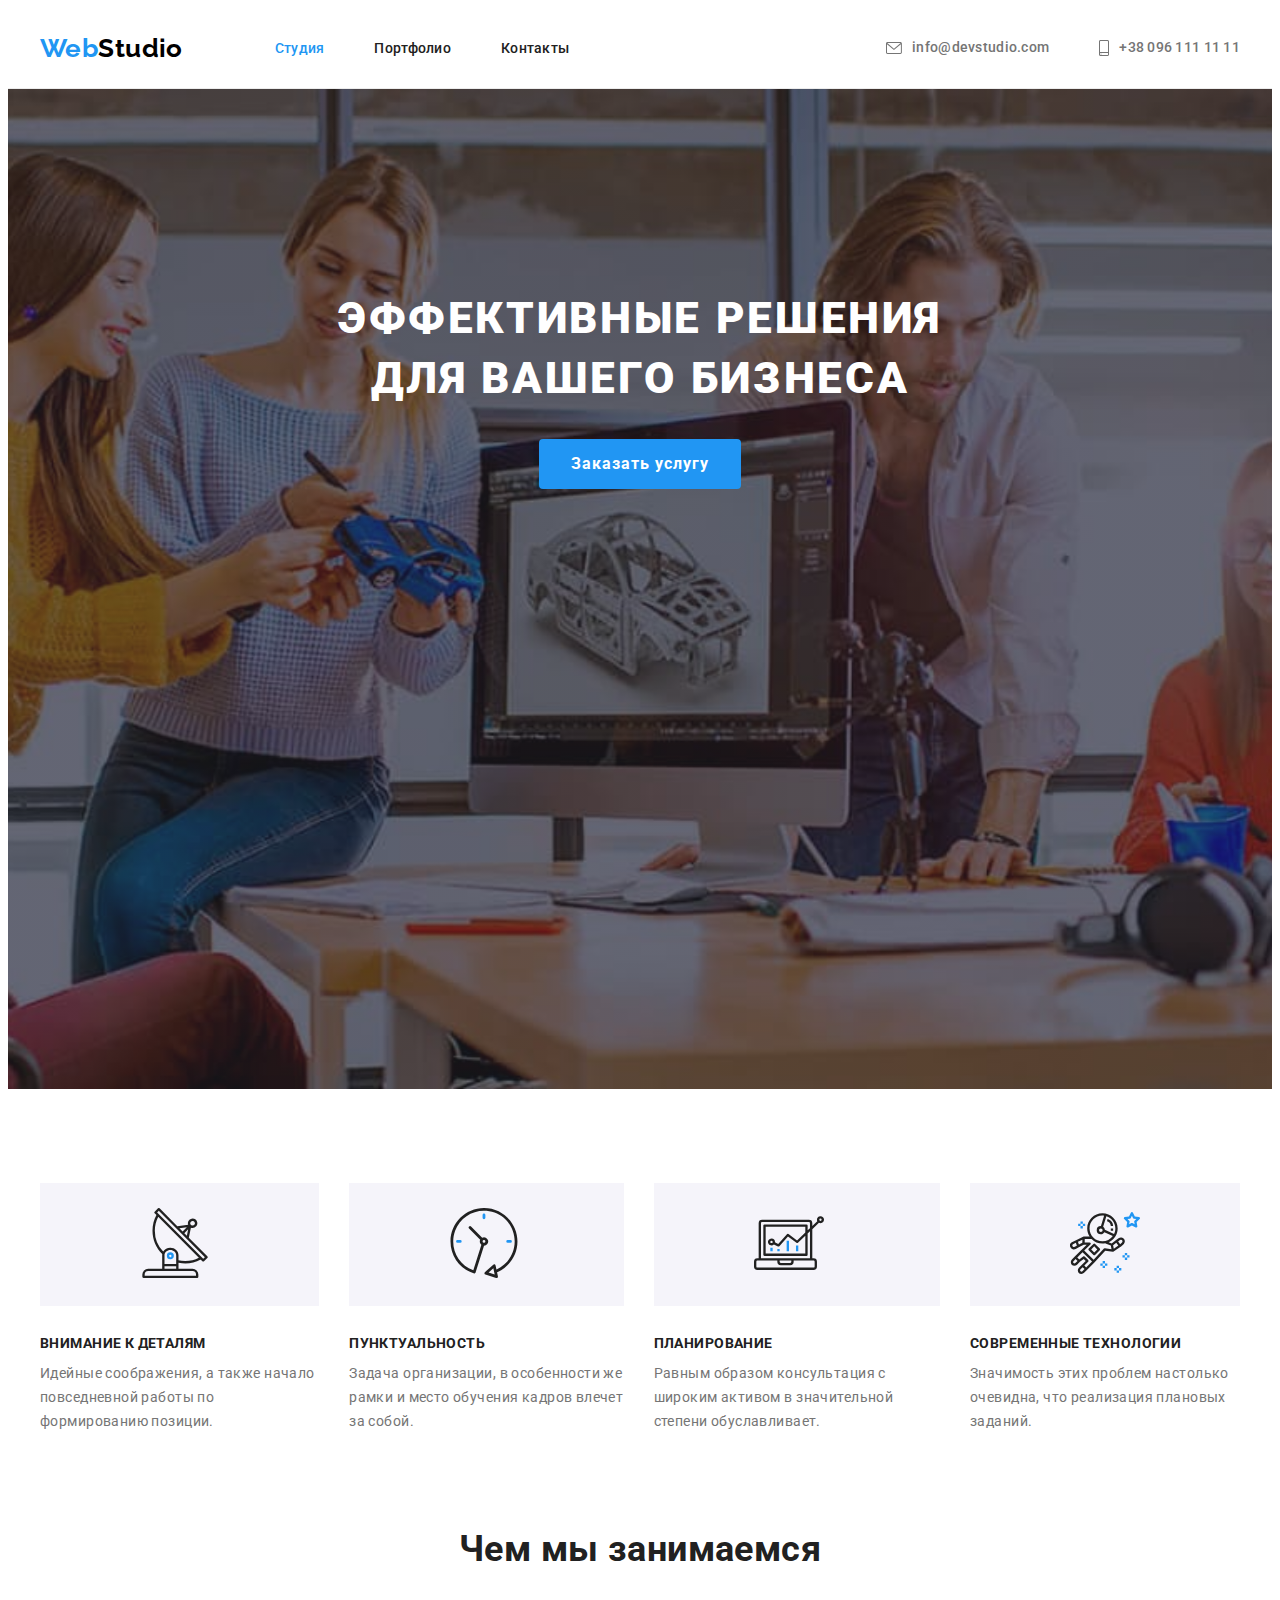
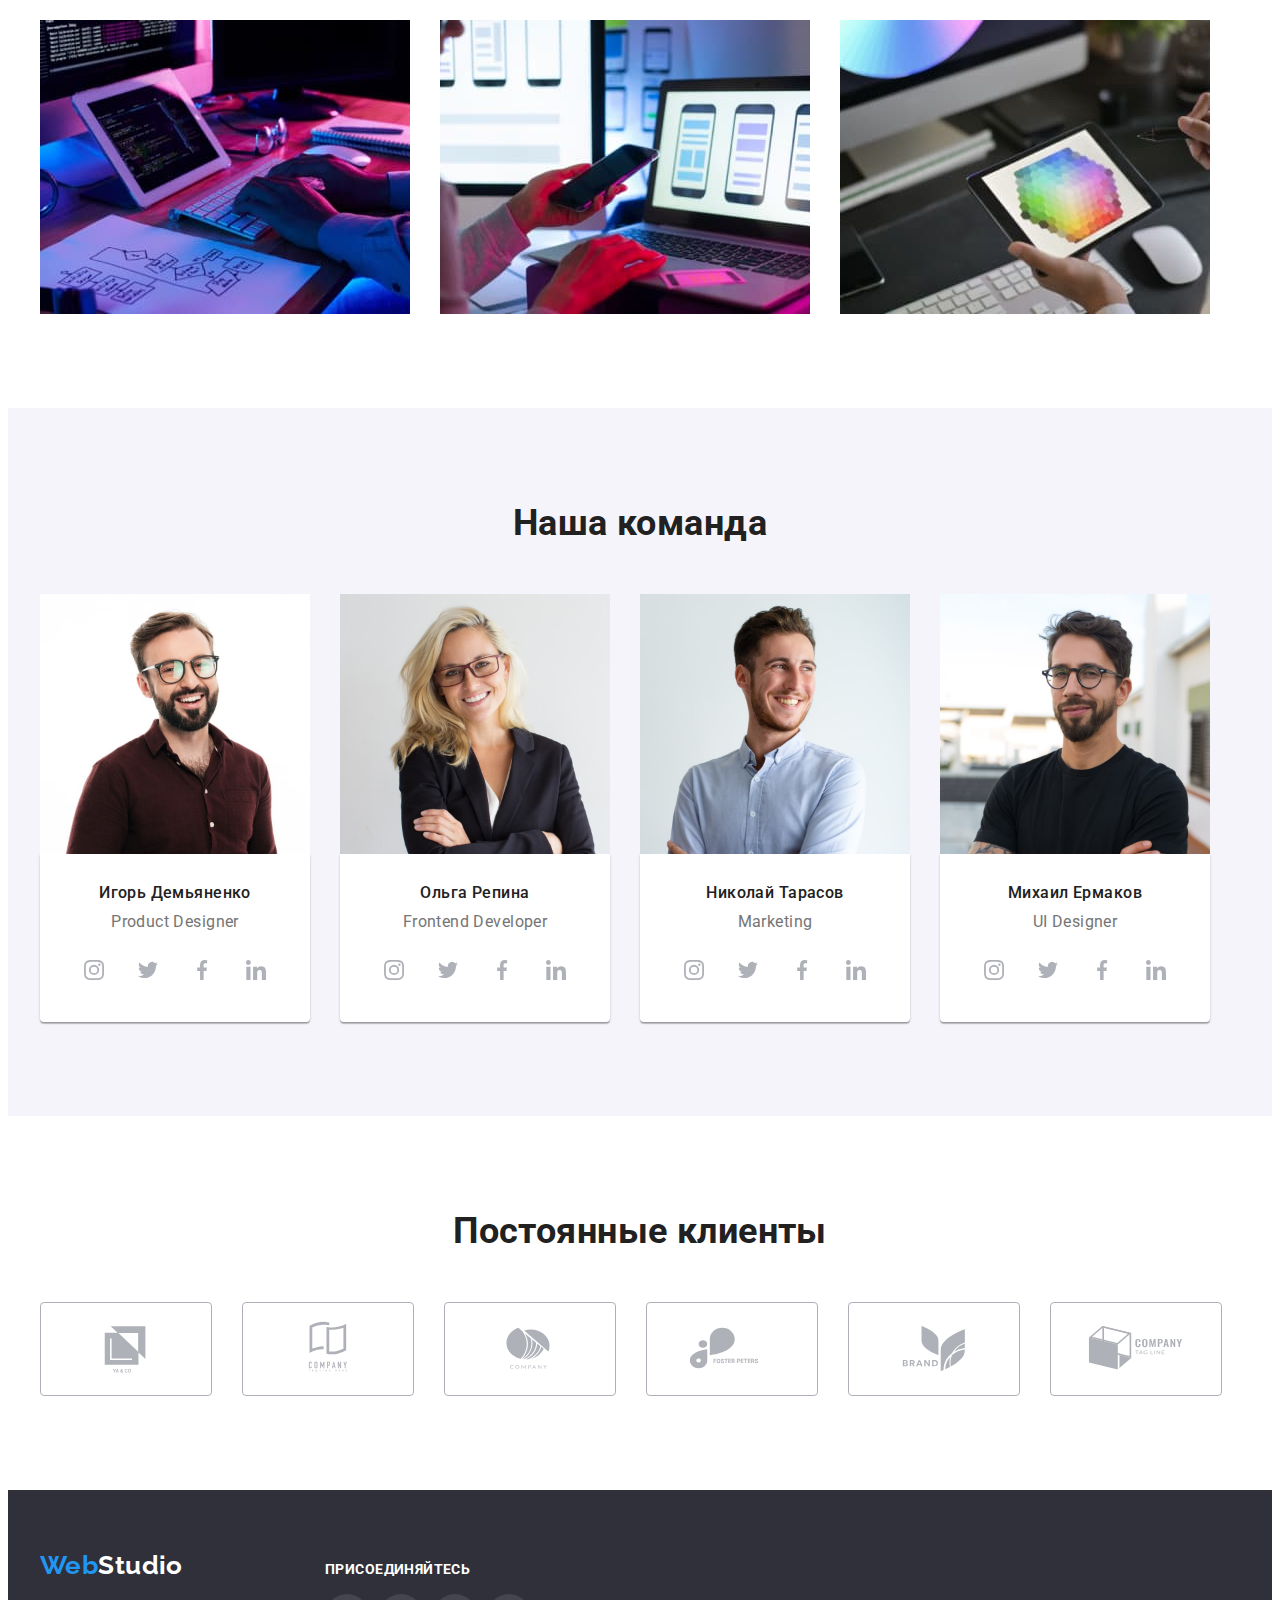
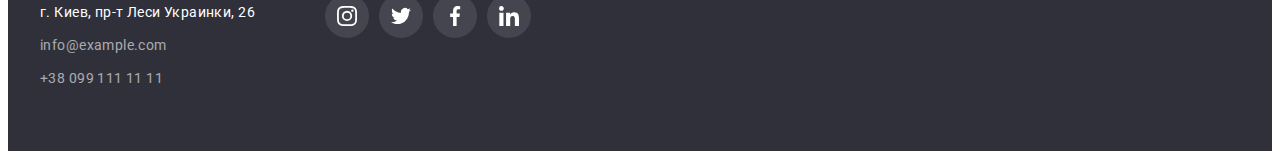
<file: index.html>
<!doctype html>
<html lang="ru">

<head>
    <meta charset="UTF-8">
    <meta http-equiv="X-UA-Compatible" content="IE=edge">
    <meta name="viewport" content="width=device-width, initial-scale=1.0">
    <title>Главная</title>            
    <link rel="preconnect" href="https://fonts.googleapis.com">
    <link rel="preconnect" href="https://fonts.gstatic.com" crossorigin>
    <link href="https://fonts.googleapis.com/css2?family=Raleway:wght@700&family=Roboto:wght@400;500;700;900&display=swap"
        rel="stylesheet">

    <link rel="stylesheet" href="https://cdnjs.cloudflare.com/ajax/libs/modern-normalize/1.1.0/modern-normalize.min.css"
        integrity="sha512-wpPYUAdjBVSE4KJnH1VR1HeZfpl1ub8YT/NKx4PuQ5NmX2tKuGu6U/JRp5y+Y8XG2tV+wKQpNHVUX03MfMFn9Q=="
        crossorigin="anonymous" referrerpolicy="no-referrer" />
    <link rel="stylesheet" href="CSS/styles.css">
</head>

<body>
    <!--Шапка з головною навігацією-->
    <header class="main-header">
        <div class="container">
            <nav class="main-nav">
                <a class="logo link" href="./index.html" lang="en"><span class="accent">Web</span>Studio</a>

                <ul class="header-nav list">
                    <li class="item"><a class="nav-link link current" href="./index.html">Студия</a></li>
                    <li class="item"><a class="nav-link link" href="./portfolio.html">Портфолио</a></li>
                    <li class="item"><a class="nav-link link" href="#">Контакты</a></li>

                </ul>
            </nav>

            <ul class="header-contacts list">
                <li class="item"><a class="contacts-link link" href="mailto:info@devstudio.com">
                    <svg class="icon-envelope" width="70" height="70">
                        <use href="./img/symbol-defs.svg#icon-envelope"></use>
                    </svg>
                    info@devstudio.com</a></li>
                <li class="item"><a class="contacts-link link" href="tel:+380961111111">
                    <svg class="icon-smartphone">
                        <use href="./img/symbol-defs.svg#icon-smartphone"></use>
                    </svg>
                    +38 096 111 11 11</a></li>
            </ul>
        </div>
            
    </header>
    <main>
        <!--секція з банером-->
        <section class="hero">
            <div class="container">
                <h1 class="hero-title">Эффективные решения для вашего бизнеса</h1>
                
                <button class="hero-btn" type="button">Заказать услугу</button>
            </div>
        </section>
        
        <!--Секція з перевагами-->
        <section class="features section">
            <div class="container">
                <h2 class="visually-hidden">Наши преимущества</h2>
                <ul class="features-list list">
                    <li class="list-item">
                        <div class="icon-bgd">
                            <svg class="features-icons">
                                <use href="./img/symbol-defs.svg#icon-antenna"></use>
                            </svg>
                        </div>
                        <h3 class="subtitle">Внимание к деталям</h3>
                        <p class="text-description">
                            Идейные соображения, а также начало повседневной работы по формированию позиции.
                        </p>
                    </li>
                
                    <li class="list-item">
                        <div class="icon-bgd">
                            <svg class="features-icons">
                                <use href="./img/symbol-defs.svg#icon-clock"></use>
                            </svg>
                        </div>
                        <h3 class="subtitle">Пунктуальность</h3>
                        <p class="text-description">
                            Задача организации, в особенности же рамки и место обучения кадров влечет за собой.
                        </p>
                    </li>
                
                    <li class="list-item">
                        <div class="icon-bgd">
                            <svg class="features-icons" >
                                <use href="./img/symbol-defs.svg#icon-diagram"></use>
                            </svg>
                        </div>
                        <h3 class="subtitle">Планирование</h3>
                        <p class="text-description">
                            Равным образом консультация с широким активом в значительной степени обуславливает.
                        </p>
                    </li>
                
                    <li class="list-item">
                        <div class="icon-bgd">
                            <svg class="features-icons">
                                <use href="./img/symbol-defs.svg#icon-astronaut"></use>
                            </svg>
                        </div>
                        <h3 class="subtitle">Современные технологии</h3>
                        <p class="text-description">
                            Значимость этих проблем настолько очевидна, что реализация плановых заданий.
                        </p>
                    </li>
                </ul>
            </div>
        </section>
        
        <!--Секція з зразками професій-->
        <section class="examples">
           <div class="container">
                <h2 class="secondary-title">Чем мы занимаемся</h2>
                <ul class="examples-list list">
                    <li class="examples-item"><img src="./img/img1.jpg" alt="Кодування" width="370" height="294"></li>
                    <li class="examples-item"><img src="./img/img2.jpg" alt="Фронт-енд" width="370" height="294"></li>
                    <li class="examples-item"><img src="./img/img3.jpg" alt="Дизайн" width="370" height="294"></li>
                </ul>
           </div>
        </section>
        
        <!--Члени команди-->
        <section class="crew section">
            <div class="container">
                <h2 class="secondary-title">Наша команда</h2>
                <ul class="crew-list list">
                    <li class="crew-item">
                        <img class="crew-member" src="./img/img4.jpg" alt="Игорь Демьяненко" width="270" height="260">
                        <div class="crew-wrapper">
                        <h3 class="subtitle">Игорь Демьяненко</h3>
                        <p class="text-description" lang="en">Product Designer</p>
                        <ul class="social-links list">
                            <li class="social-item">
                                <a href="https://www.instagram.com" class="social-link">
                                     <svg class="icon">
                                        <use href="./img/symbol-defs.svg#icon-instagram"></use>
                                    </svg>
                                </a>
                            </li>
                            <li class="social-item">
                                <a href="https://twitter.com/" class="social-link">
                                    <svg class="icon">
                                        <use href="./img/symbol-defs.svg#icon-twitter"></use>
                                    </svg>
                                </a>
                            </li>
                            <li class="social-item">
                                <a href="https://www.facebook.com/" class="social-link">
                                     <svg class="icon">
                                        <use href="./img/symbol-defs.svg#icon-facebook"></use>
                                    </svg>
                                </a>
                            </li>
                            <li class="social-item">
                                <a href="https://www.linkedin.com/" class="social-link">
                                     <svg class="icon">
                                        <use href="./img/symbol-defs.svg#icon-linkedin"></use>
                                    </svg>
                                </a>
                            </li>
                        </ul>
                        </div>
                    </li>
                
                    <li class="crew-item">
                        <img class="crew-member" src="./img/img5.jpg" alt="Ольга Репина" width="270" height="260">
                        <div class="crew-wrapper">
                        <h3 class="subtitle">Ольга Репина</h3>
                        <p class="text-description" lang="en">Frontend Developer</p>
                        <ul class="social-links">
                            <li class="social-item list">
                                <a href="https://www.instagram.com" class="social-link">
                                    <svg class="icon">
                                        <use href="./img/symbol-defs.svg#icon-instagram"></use>
                                    </svg>
                                </a>
                            </li>
                            <li class="social-item list">
                                <a href="https://twitter.com/" class="social-link">
                                    <svg class="icon">
                                        <use href="./img/symbol-defs.svg#icon-twitter"></use>
                                    </svg>
                                </a>
                            </li>
                            <li class="social-item list">
                                <a href="https://www.facebook.com/" class="social-link">
                                    <svg class="icon">
                                        <use href="./img/symbol-defs.svg#icon-facebook"></use>
                                    </svg>
                                </a>
                            </li>
                            <li class="social-item list">
                                <a href="https://www.linkedin.com/" class="social-link">
                                    <svg class="icon">
                                        <use href="./img/symbol-defs.svg#icon-linkedin"></use>
                                    </svg>
                                </a>
                            </li>
                        </ul>

                        </div>
                    </li>
                
                    <li class="crew-item">
                        <img class="crew-member" src="./img/img6.jpg" alt="Николай Тарасов" width="270" height="260">
                        <div class="crew-wrapper">
                        <h3 class="subtitle">Николай Тарасов</h3>
                        <p class="text-description" lang="en">Marketing</p>
                        <ul class="social-links">
                            <li class="social-item list">
                                <a href="https://www.instagram.com" class="social-link">
                                    <svg class="icon">
                                        <use href="./img/symbol-defs.svg#icon-instagram"></use>
                                    </svg>
                                </a>
                            </li>
                            <li class="social-item list">
                                <a href="https://twitter.com/" class="social-link">
                                    <svg class="icon">
                                        <use href="./img/symbol-defs.svg#icon-twitter"></use>
                                    </svg>
                                </a>
                            </li>
                            <li class="social-item list">
                                <a href="https://www.facebook.com/" class="social-link">
                                    <svg class="icon">
                                        <use href="./img/symbol-defs.svg#icon-facebook"></use>
                                    </svg>
                                </a>
                            </li>
                            <li class="social-item list">
                                <a href="https://www.linkedin.com/" class="social-link">
                                    <svg class="icon">
                                        <use href="./img/symbol-defs.svg#icon-linkedin"></use>
                                    </svg>
                                </a>
                            </li>
                        </ul>

                        </div>
                    </li>
                
                    <li class="crew-item">
                        <img class="crew-member" src="./img/img7.jpg" alt="Михаил Ермаков" width="270" height="260">
                        <div class="crew-wrapper">
                        <h3 class="subtitle">Михаил Ермаков</h3>
                        <p class="text-description" lang="en">UI Designer</p>
                        <ul class="social-links">
                            <li class="social-item list">
                                <a href="https://www.instagram.com" class="social-link">
                                    <svg class="icon">
                                        <use href="./img/symbol-defs.svg#icon-instagram"></use>
                                    </svg>
                                </a>
                            </li>
                            <li class="social-item list">
                                <a href="https://twitter.com/" class="social-link">
                                    <svg class="icon">
                                        <use href="./img/symbol-defs.svg#icon-twitter"></use>
                                    </svg>
                                </a>
                            </li>
                            <li class="social-item list">
                                <a href="https://www.facebook.com/" class="social-link">
                                    <svg class="icon">
                                        <use href="./img/symbol-defs.svg#icon-facebook"></use>
                                    </svg>
                                </a>
                            </li>
                            <li class="social-item list">
                                <a href="https://www.linkedin.com/" class="social-link">
                                    <svg class="icon">
                                        <use href="./img/symbol-defs.svg#icon-linkedin"></use>
                                    </svg>
                                </a>
                            </li>
                        </ul>

                        </div>
                    </li>
                </ul>
            </div>    
        </section>

        <section class="regular-customers section">
            <div class="container">
                <h2 class="secondary-title">Постоянные клиенты</h2>
                <ul class="regular-customers-list list">
                    <li class="regular-customers-item">
                        <a class="customers-bgd link" href="#">
                            <svg class="customers-logo">
                                <use href="./img/symbol-defs.svg#icon-Logo-0"></use>
                            </svg>
                        </a>
                    </li>
                    <li class="regular-customers-item">
                        <a class="customers-bgd link" href="#">
                            <svg class="customers-logo">
                                <use href="./img/symbol-defs.svg#icon-Logo-1"></use>
                            </svg>
                        </a>
                    </li>
                    <li class="regular-customers-item">
                        <a class="customers-bgd link" href="#">
                            <svg class="customers-logo">
                                <use href="./img/symbol-defs.svg#icon-Logo-2"></use>
                            </svg>
                        </a>
                    </li>
                    <li class="regular-customers-item">
                        <a class="customers-bgd link" href="#">
                            <svg class="customers-logo">
                                <use href="./img/symbol-defs.svg#icon-Logo-3"></use>
                            </svg>
                        </a>
                    </li>
                    <li class="regular-customers-item">
                        <a class="customers-bgd link" href="#">
                            <svg class="customers-logo">
                                <use href="./img/symbol-defs.svg#icon-Logo-4"></use>
                            </svg>
                        </a>
                    </li>
                    <li class="regular-customers-item">
                        <a class="customers-bgd link" href="#">
                            <svg class="customers-logo">
                                <use href="./img/symbol-defs.svg#icon-Logo-5"></use>
                            </svg>
                        </a>
                    </li>
                </ul>
            </div>
        </section>
    </main>

    <!--Футер з адресою компанії і телефоном-->
    <footer class="main-footer">
        <div class="footer-container container">
            <div class="wrapper">
                <a class="logo link" href="./index.html" lang="en"><span class="accent">Web</span>Studio</a>
                
                <address class="main-footer-adress">
                    <ul class="footer-adress list">
                        <li class="address-item"><a class="map-link link" href="https://goo.gl/maps/NGGazd8sPzehCUXL9" target="_blank"
                                rel="noopener noreferrer">г. Киев, пр-т Леси Украинки, 26</a></li>
                        <li class="address-item"><a class="footer-contact-item link" href="mailto:info@example.com">info@example.com</a>
                        </li>
                        <li class="address-item"><a class="footer-contact-item link" href="tel:+380991111111">+38 099 111 11 11</a></li>
                    </ul>
                </address>
            </div>
            
            <div class="footer-social-links">
                <p class="subtitle dark-theme-title">присоединяйтесь</p>
                <ul class="social-links">
                    <li class="social-item list">
                        <a href="https://www.instagram.com" class="social-link dark-social-link">
                            <svg class="icon">
                                <use href="./img/symbol-defs.svg#icon-instagram"></use>
                            </svg>
                        </a>
                    </li>
                    <li class="social-item list">
                        <a href="https://twitter.com/" class="social-link dark-social-link">
                            <svg class="icon">
                                <use href="./img/symbol-defs.svg#icon-twitter"></use>
                            </svg>
                        </a>
                    </li>
                    <li class="social-item list">
                        <a href="https://www.facebook.com/" class="social-link dark-social-link">
                            <svg class="icon">
                                <use href="./img/symbol-defs.svg#icon-facebook"></use>
                            </svg>
                        </a>
                    </li>
                    <li class="social-item list">
                        <a href="https://www.linkedin.com/" class="social-link dark-social-link">
                            <svg class="icon">
                                <use href="./img/symbol-defs.svg#icon-linkedin"></use>
                            </svg>
                        </a>
                    </li>
                </ul>
            </div>
            

        </div>
    </footer>

</body>
</html>
</file>
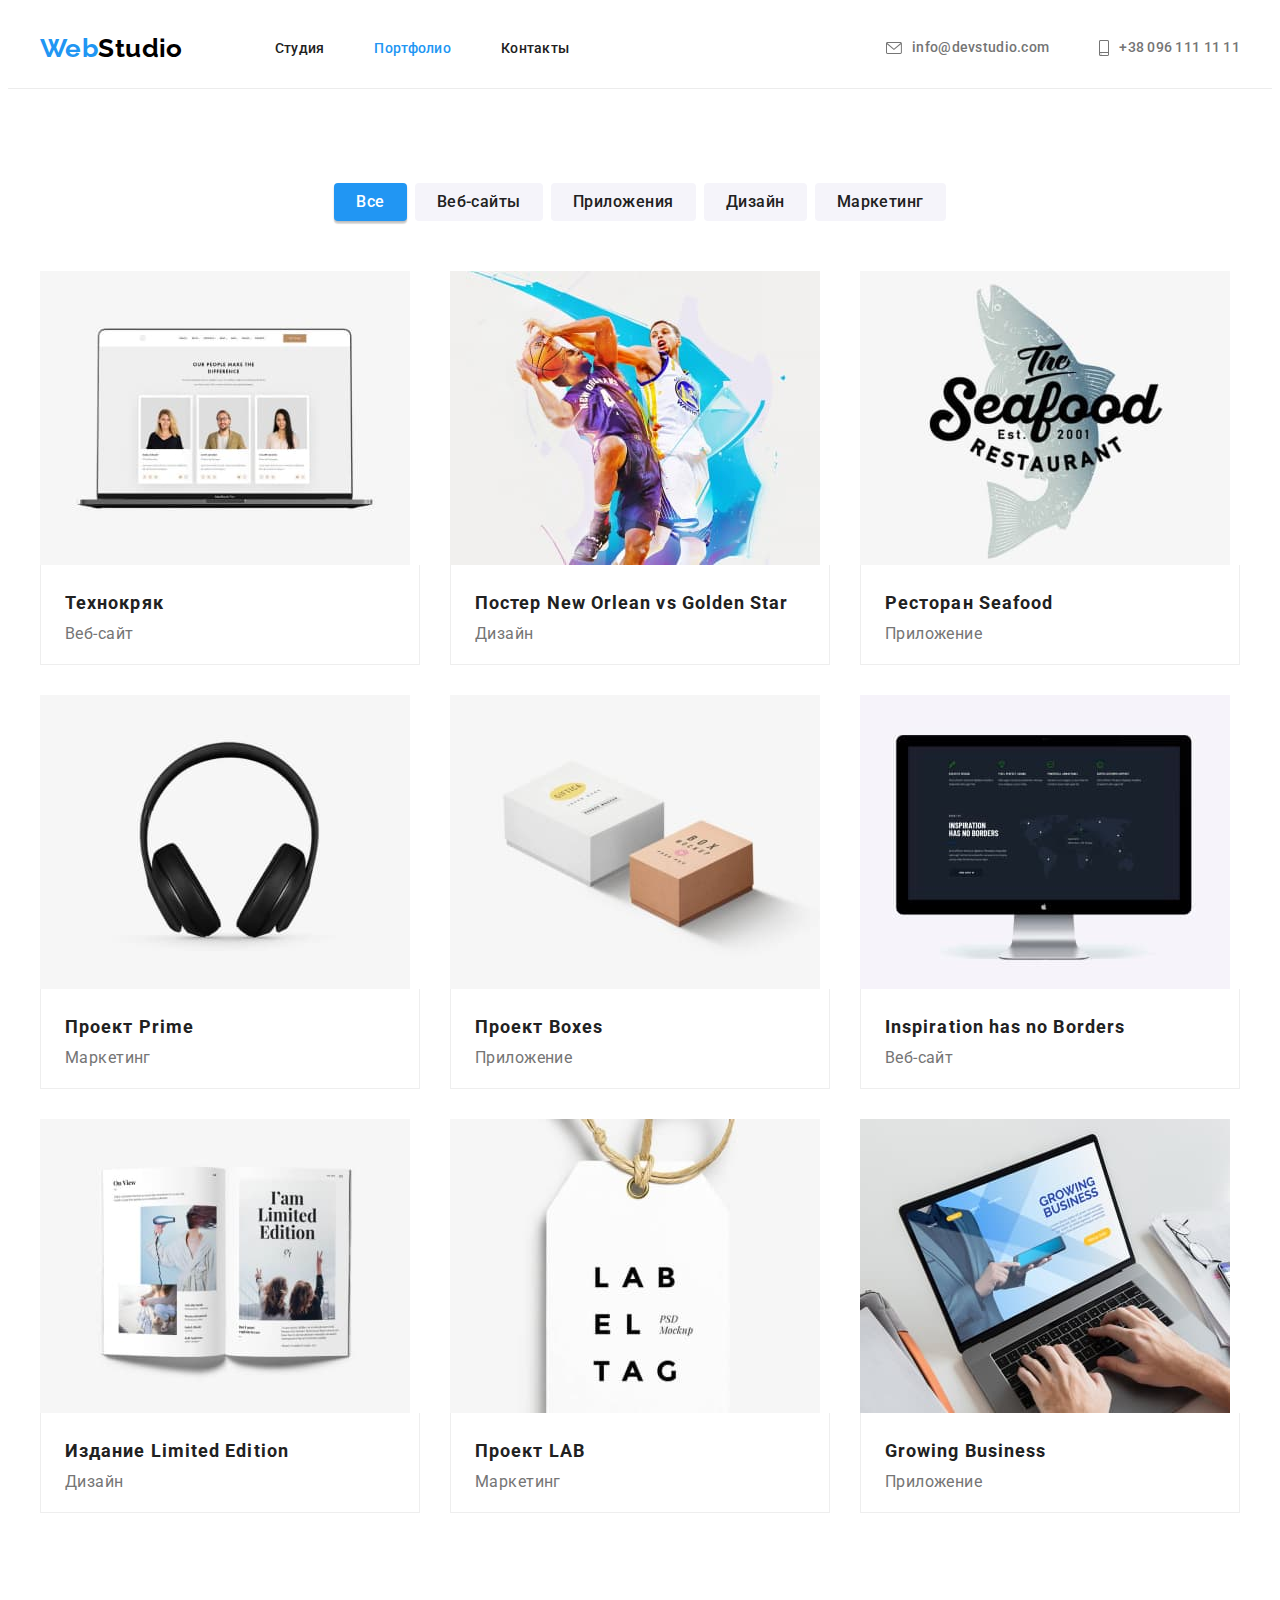
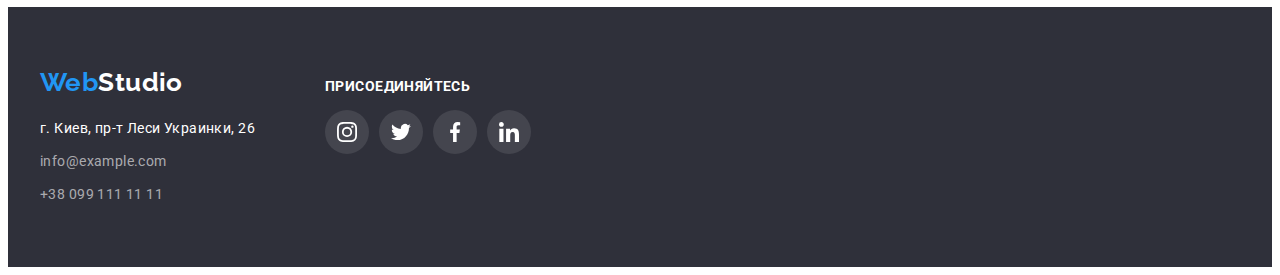
<file: portfolio.html>
<!DOCTYPE html>
<html lang="ru">
<head>
    <meta charset="UTF-8">
    <meta http-equiv="X-UA-Compatible" content="IE=edge">
    <meta name="viewport" content="width=device-width, initial-scale=1.0">
    <title>Портфолио</title>
    <link rel="preconnect" href="https://fonts.googleapis.com">
    <link rel="preconnect" href="https://fonts.gstatic.com" crossorigin>
    <link href="https://fonts.googleapis.com/css2?family=Raleway:wght@700&family=Roboto:wght@400;500;700;900&display=swap"
        rel="stylesheet">

    <link rel="stylesheet" href="https://cdnjs.cloudflare.com/ajax/libs/modern-normalize/1.1.0/modern-normalize.min.css"
        integrity="sha512-wpPYUAdjBVSE4KJnH1VR1HeZfpl1ub8YT/NKx4PuQ5NmX2tKuGu6U/JRp5y+Y8XG2tV+wKQpNHVUX03MfMFn9Q=="
        crossorigin="anonymous" referrerpolicy="no-referrer" />
    <link rel="stylesheet" href="CSS/styles.css">
</head>
<body>
    <!--Шапка з головною навігацією-->
    <header class="main-header">
        <div class="container">
            <nav class="main-nav">
                <a class="logo link" href="./index.html" lang="en"><span class="accent">Web</span>Studio</a>
    
                <ul class="header-nav list">
                    <li class="item"><a class="nav-link link" href="./index.html">Студия</a></li>
                    <li class="item"><a class="nav-link link current" href="./portfolio.html">Портфолио</a></li>
                    <li class="item"><a class="nav-link link" href="#">Контакты</a></li>
    
                </ul>
            </nav>
    
            <ul class="header-contacts list">
                <li class="item"><a class="contacts-link link" href="mailto:info@devstudio.com">
                        <svg class="icon-envelope" width="70" height="70">
                            <use href="./img/symbol-defs.svg#icon-envelope"></use>
                        </svg>
                        info@devstudio.com</a></li>
                <li class="item"><a class="contacts-link link" href="tel:+380961111111">
                        <svg class="icon-smartphone">
                            <use href="./img/symbol-defs.svg#icon-smartphone"></use>
                        </svg>
                        +38 096 111 11 11</a></li>
            </ul>
        </div>
    
    </header>


    <main>
        <!-- Секція зі зразками -->
        <section class="section-samples section">
            <div class="container">
                <!--список фільтрів-->
                <ul class="section-samples-filters list">
                    <li class="filter-item">
                        <button class="btn filter-btn current" type="button">Все</button>
                    </li>
                    <li class="filter-item">
                        <button class="btn filter-btn" type="button">Веб-сайты</button>
                    </li>
                    <li class="filter-item">
                        <button class="btn filter-btn" type="button">Приложения</button>
                    </li>
                    <li class="filter-item">
                        <button class="btn filter-btn" type="button">Дизайн</button>
                    </li>
                    <li class="filter-item">
                        <button class="btn filter-btn" type="button">Маркетинг</button>
                    </li>
                </ul>
                
                
                <!--список зі зразками-->
                <h1 class="visually-hidden">Примеры работ студии</h1>
                <ul class="samples-list list">
                    
                    <li class="samples-item">
                        <a class="sample-link link" href="#">
                            <img class="sample-image" src="./img/sample-website.jpg" alt="ноутбук с открытым вебсайтом для компании" width="370"
                                height="294">
                            <div class="samples-wrapper">
                                <h3 class="sample-subtitle">Технокряк</h3>
                                <p class="sample-text-description">Веб-сайт</p>
                            </div>
                        </a>
                    </li>

                    <li class="samples-item">
                        <a class="sample-link link" href="#">
                            <img class="sample-image" src="./img/sample-design-basketball.jpg" alt="арт с двумя басткетболистами в прыжке" width="370"
                                height="294">
                            <div class="samples-wrapper">
                                <h3 class="sample-subtitle">Постер New Orlean vs Golden Star</h3>
                                <p class="sample-text-description">Дизайн</p>
                            </div>
                        </a>
                    </li>
                    
                    <li class="samples-item">
                        <a class="sample-link link" href="#">
                            <img class="sample-image" src="./img/sample-app-restourant.jpg" alt="логотип в форме рыбы с названием ресторана" width="370"
                                    height="294">
                            <div class="samples-wrapper">
                                <h3 class="sample-subtitle">Ресторан Seafood</h3>
                                <p class="sample-text-description">Приложение</p>
                            </div>
                        </a>
                    </li>
                    
                    <li class="samples-item">
                        <a class="sample-link link" href="#">
                            <img class="sample-image" src="./img/sample-marketing.jpg" alt="Черные наушники" width="370" height="294">
                            <div class="samples-wrapper">
                                <h3 class="sample-subtitle">Проект Prime</h3>
                                <p class="sample-text-description">Маркетинг</p>
                            </div>
                        </a>
                    </li>
                    
                    <li class="samples-item">
                        <a class="sample-link link" href="#">
                            <img class="sample-image" src="./img/sample-app-boxes.jpg" alt="Белая коробка и бежевая коробка" width="370" height="294">
                            <div class="samples-wrapper">
                                <h3 class="sample-subtitle">Проект Boxes</h3>
                                <p class="sample-text-description">Приложение</p>
                            </div>
                        </a>
                    </li>
                    
                    <li class="samples-item">
                        <a class="sample-link link" href="#">
                            <img class="sample-image" src="./img/sample-website2.jpg" alt="Монитор с черным вебсайтом на нем" width="370" height="294">
                            <div class="samples-wrapper">
                                <h3 class="sample-subtitle" lang="en">Inspiration has no Borders</h3>
                                <p class="sample-text-description">Веб-сайт</p>
                            </div>
                        </a>
                    </li>
                    
                    <li class="samples-item">
                        <a class="sample-link link" href="#">
                            <img class="sample-image" src="./img/sample-design-book.jpg" alt="Развернутая книга с картинками" width="370" height="294">
                            <div class="samples-wrapper">
                                <h3 class="sample-subtitle">Издание Limited Edition</h3>
                                <p class="sample-text-description">Дизайн</p>
                            </div>
                        </a>
                    </li>
                    
                    <li class="samples-item">
                        <a class="sample-link link" href="#">
                            <img class="sample-image" src="./img/sample-design-label.jpg" alt="Белый ярлык с бичевкой-шпагат" width="370" height="294">
                            <div class="samples-wrapper">
                                <h3 class="sample-subtitle">Проект LAB</h3>
                                <p class="sample-text-description">Маркетинг</p>
                            </div>
                        </a>
                    </li>
                    
                    <li class="samples-item">
                        <a class="sample-link link" href="#">
                        <img class="sample-image" src="./img/sample-app-business.jpg" alt="Открытый ноутбук с сайтом, две руки набирают текст" width="370"
                                height="294">
                            <div class="samples-wrapper">
                                <h3 class="sample-subtitle" lang="en">Growing Business</h3>
                                <p class="sample-text-description">Приложение</p>
                            </div>
                        </a>
                    </li>
                    
                </ul>
            </div>
        </section>
    </main>

    <!--Футер з адресою компанії і телефоном-->
    <footer class="main-footer">
        <div class="footer-container container">
            <div class="wrapper">
                <a class="logo link" href="./index.html" lang="en"><span class="accent">Web</span>Studio</a>
    
                <address class="main-footer-adress">
                    <ul class="footer-adress list">
                        <li class="address-item"><a class="map-link link" href="https://goo.gl/maps/NGGazd8sPzehCUXL9"
                                target="_blank" rel="noopener noreferrer">г. Киев, пр-т Леси Украинки, 26</a></li>
                        <li class="address-item"><a class="footer-contact-item link"
                                href="mailto:info@example.com">info@example.com</a>
                        </li>
                        <li class="address-item"><a class="footer-contact-item link" href="tel:+380991111111">+38 099 111 11
                                11</a></li>
                    </ul>
                </address>
            </div>
    
            <div class="footer-social-links">
                <p class="subtitle dark-theme-title">присоединяйтесь</p>
                <ul class="social-links">
                    <li class="social-item list">
                        <a href="https://www.instagram.com" class="social-link dark-social-link">
                            <svg class="icon">
                                <use href="./img/symbol-defs.svg#icon-instagram"></use>
                            </svg>
                        </a>
                    </li>
                    <li class="social-item list">
                        <a href="https://twitter.com/" class="social-link dark-social-link">
                            <svg class="icon">
                                <use href="./img/symbol-defs.svg#icon-twitter"></use>
                            </svg>
                        </a>
                    </li>
                    <li class="social-item list">
                        <a href="https://www.facebook.com/" class="social-link dark-social-link">
                            <svg class="icon">
                                <use href="./img/symbol-defs.svg#icon-facebook"></use>
                            </svg>
                        </a>
                    </li>
                    <li class="social-item list">
                        <a href="https://www.linkedin.com/" class="social-link dark-social-link">
                            <svg class="icon">
                                <use href="./img/symbol-defs.svg#icon-linkedin"></use>
                            </svg>
                        </a>
                    </li>
                </ul>
            </div>
    
    
        </div>
    </footer>

</body>
</html>
</file>
<file: CSS/styles.css>
:root {
    --background-general-white: #fff;
    --text-general-black: #212121;
    --text-subtitle-grey: #757575;
    --button-active-blue: #2196F3;
    --button-nonactive-grey: #F5F4FA;
    --logo-title-black: #000000;
    --background-footer-black: #2F303A;
    --line-header-white: #ECECEC;
    --text-blacktheme-white: #FFFFFF99;
    --hero-btn-blue: #188CE8;
    --portfolio-border-color: #EEEEEE;
    --background-hero:#C4C4C4;
    --link-nonactvie:#AFB1B8;
    --dark-theme-link-bgd: rgba(255, 255, 255, 0.1);
}

body {
    font-size: 14px;
    font-family: 'Roboto', sans-serif;
    letter-spacing: 0.03em;

    color: var(--text-general-black);
    background-color:  var(--background-general-white);
}

/* Скидання стилів */

h1,
h2,
h3,
h4,
h5,
h6,
p {
    margin: 0;
}

img {
    display: block;
    max-width: 100%;
    height: auto;
}

address {
    font-style: normal;
}

button {
    display: block;
    margin: 0 auto;
    /* padding: 10px 32px; */
    cursor: pointer;

    background-color: var(--hero-btn-blue);
    color: var(--background-general-white);
    font-family: 'Roboto', sans-serif;
    /* box-shadow: 0px 4px 4px rgba(0, 0, 0, 0.15); */
    border: none;
    border-radius: 4px;
}


/* Базові стилі*/



.list {
    list-style: none;
    padding-left: 0;
    margin: 0;
}

.link {
    text-decoration: none;
    /* color: inherit; */
}

.container {
    width: 1200px;
    margin-top: 0;
    margin-bottom: 0;
    margin-left: auto;
    margin-right: auto;
    padding-left: 15px;
    padding-right: 15px;
}

.section {
    padding-top: 94px;
    padding-bottom: 94px;
}



/*кнопки сайту*/

.btn {
    background-color: var(--button-nonactive-grey);
    color: var(--text-general-black);
}

.btn:hover,
.btn:focus {
    background-color: var(--button-active-blue);
    color: var(--background-general-white);
    box-shadow: 
    0px 3px 1px rgba(0, 0, 0, 0.1), 
    0px 1px 2px rgba(0, 0, 0, 0.08), 
    0px 2px 2px rgba(0, 0, 0, 0.12);
}

.visually-hidden {
    position: absolute;
    width: 1px;
    height: 1px;
    margin: -1px;
    border: 0;
    padding: 0;

    white-space: nowrap;
    clip-path: inset(100%);
    clip: rect(0 0 0 0);
    overflow: hidden;
}

/*заголовки сайту*/
.secondary-title {
    margin-bottom: 50px;

    font-weight: 700;
    font-size: 36px;
    line-height: 1.17;
    text-align: center;

    color: var(--text-general-black);
}



.subtitle {
    font-weight: 700;
    line-height: 1.14;
    font-size: 14px;
    text-transform: uppercase;

    color: var(--text-general-black);
}

/*основний текст*/
.text-description {
    margin-top:10px;

    font-weight: 400;
    line-height: 1.71;
    color: var(--text-subtitle-grey);
}

/*логотип сайту*/
.logo {
    font-family: 'Raleway', sans-serif;
    font-weight: 700;
    font-size: 26px;
    line-height: 1.19;        

    color: var(--logo-title-black)
}

.logo .accent{
    color: var(--button-active-blue);
}

.main-header {
    background-color: var(--background-general-white);
    border-bottom: 1px solid var(--line-header-white);
}

.main-header .container {
    display: flex;
}

.main-nav{
    display: flex;
    align-items: center;
}
        

/*навігація сайту*/
.header-nav {
    display: flex;
    margin-left: 92px;
    
}

.header-nav .item {
    display: inline-block;
}

.header-nav .item:not(:last-child),
.header-contacts .item:not(:last-child){
    margin-right:50px;
}

.header-contacts{
    margin-top: 0;
    margin-bottom: 0;
    padding-top: 32px;
    padding-bottom: 32px;

    display: flex;
    align-items: center;
    margin-left:auto;
}

.nav-link,
.contacts-link {
    padding-top: 0;
    padding-bottom: 0;
    
    font-weight: 500;
    font-size: 14px;
    line-height: 1.14;
    letter-spacing: 0.02em;
}


.nav-link {
    color: var(--text-general-black);
}

.contacts-link {
    display: flex;
    align-items: center;
    color: var(--text-subtitle-grey);
}

.nav-link:hover,
.nav-link:focus,
.contacts-link:hover,
.contacts-link:focus {
    color: var(--button-active-blue);
}

.icon-envelope{
    width: 16px;
    height: 12px;
    margin-right: 10px;
    fill: currentColor;
}

.icon-smartphone {
    width: 10px;
    height: 16px;
    margin-right: 10px;
    fill:currentColor;    
}

.header-nav .current {
    color: var(--button-active-blue);
}

/*секція баннеру hero*/
.hero {
    max-width: 1600px;
    height: 600px;
    margin-left: auto;
    margin-right: auto;
    padding-top: 200px;
    padding-bottom: 200px;
    
    text-align: center;

    background-color: var(--background-hero);
    background-image:
        linear-gradient(rgba(47, 48, 58, 0.4),
            rgba(47, 48, 58, 0.4)),
        url(../img/hero-bcg.jpg);
    background-size: cover;
    background-position: center;
    background-repeat: no-repeat;
}

/* .overlay {
    max-width: 1600px;
    height: 600px;
    margin-left: auto;
    margin-right: auto;

    background-color: var(--background-hero);
    background-image: 
    linear-gradient(
    rgba(47, 48, 58, 0.4),
    rgba(47, 48, 58, 0.4)),
    url(../img/hero-bcg.jpg);
    background-size: cover;
    background-position: center;
    background-repeat: no-repeat;
} */

.hero-title {
    width: 696px;
    margin: 0 auto;

    font-weight: 900;
    font-size: 44px;
    line-height: 1.36;
    text-align: center;
    letter-spacing: 0.06em;
    text-transform: uppercase;
    color: var(--background-general-white);
}

.hero-btn {
    min-width: 200px;
    margin-top: 30px;
    padding: 10px 32px;

    font-family: 'Roboto', sans-serif;
    font-weight: 700;
    font-size: 16px;
    line-height: 1.88;
    letter-spacing: 0.06em;
    border-radius: 4px;

    color: var(--background-general-white);
    background-color:var(--button-active-blue);
}

.hero-btn:hover,
.hero-btn:focus {
    background: var(--hero-btn-blue);
}

/* Секція з перевагами */

.features-list,
.examples-list {
    display: flex;
}

.list-item:not(:last-child) {
    margin-right: 30px;
}

.icon-bgd {
    max-width: 270;
    height: 120;
    padding: 25px 100px;
    margin-bottom: 30px;
    background-color: var(--button-nonactive-grey);
    cursor: default;
}


.features-icons {
    width: 70px;
    height: 70px;
 }

/* Секція з зразками */
.examples {
    padding-bottom: 94px;
}

.examples-item:not(:last-child) {
    margin-right: 30px;
}

/*секція з членами команди*/
.crew{
    background-color: var(--button-nonactive-grey);
}

.crew-list {
    display: flex;
    text-align: center;
}

.crew-item {
    background: var(--background-general-white);
}

.crew-item:not(:last-child) {
    margin-right: 30px;
}

.crew-wrapper {
    padding-top: 30px;
    padding-bottom: 30px;
    box-shadow: 
    0px 1px 3px rgb(0 0 0 / 12%), 
    0px 1px 1px rgb(0 0 0 / 14%), 
    0px 2px 1px rgb(0 0 0 / 20%);
    border-radius: 0px 0px 4px 4px;
    border-top: none;
    
}

.crew .subtitle {
    font-weight: 500;
    font-size: 16px;
    line-height: 1.18;
    text-transform: capitalize;

    color: var(--text-general-black)
}

.crew .text-description, 
.sample-text-description{ /*sample-text-description з сторінки портфоліо*/
    font-weight: 400;
    font-size: 16px;
    line-height: 1.18;

    color: var(--text-subtitle-grey)
}

/* Посилання на соціальні мережі */
.social-links {
    display: flex;
    justify-content: center;
    padding: 0;
    margin-top: 16px;
}

.social-item:not(:last-child) {
    margin-right: 10px;
}


.social-link {
    display: flex;
    justify-content: center;
    align-items: center;
    width: 44px;
    height: 44px;

    border-radius: 50%;
    background-color: var(--background-general-white);
    color: var(--link-nonactvie);
}
.social-link:hover, 
.social-link:focus {
    background-color: var(--button-active-blue);
    color: var(--background-general-white);
}

.icon {
    width: 20px;
    height: 20px;
    fill: currentColor;
}
/* Секція постійних клієнтів */

.regular-customers-list{
    display: flex;
}

.customers-bgd{
    display: flex;
    justify-content: center;
    align-items: center;
    width: 170px;
    height: 92px;

    background-color: var(--background-general-white);
    color: var(--link-nonactvie);
    border: 1px solid var(--link-nonactvie);
    border-radius: 4px;
}

.regular-customers-item:not(:last-child) {
    margin-right: 30px;
}

.customers-bgd:hover,
.customers-bgd:focus {
   
    color: var(--button-active-blue);
    border: 1px solid var(--button-active-blue);
}

.customers-logo {
    width: 106px;
    height: 60px;
    fill: currentColor;
}

/* головний футер сайту */
.main-footer{
    padding-top: 60px;
    padding-bottom: 60px;

    background-color: var(--background-footer-black);
}

.main-footer .logo {
    color: var(--background-general-white); 
}

/*навігація в футері*/
.main-footer-adress {
    margin-top: 20px;
}

.footer-adress .link{
    font-weight: 400;
    font-size: 14px;
    line-height: 1.71;
}

.footer-adress .link:focus,
.footer-adress .link:hover {
    color: var(--button-active-blue)
} 

.map-link{
    color: var(--background-general-white);
}

.footer-contact-item {
    color: var(--text-blacktheme-white);
}

.address-item:not(:last-child) {
    margin-bottom: 9px;
}

.footer-social-links {
    margin-left: 70px;
}

.dark-theme-title{
    color: var(--background-general-white);
}

.dark-social-link {
    background-color: var(--dark-theme-link-bgd);
    color: var(--background-general-white);
}

.footer-container {
    display: flex;
    align-items: baseline;
}

/***************портфоліо********************/


/* Секція фільтрів */

.section-samples-filters {
    display: flex;
    margin-bottom: 50px;
    justify-content: center;
}

.filter-btn{
    padding-top: 6px;
    padding-bottom: 6px;
    padding-right: 22px;
    padding-left: 22px;
    border-radius: 4px;

    font-family: 'Roboto', sans-serif;
    font-weight: 500;
    font-size: 16px;
    line-height: 1.62;
    letter-spacing: 0.03em;
    text-align: center;
}
.filter-btn:hover,
.filter-btn:focus {
box-shadow: 0px 3px 1px rgba(0, 0, 0, 0.1), 
0px 1px 2px rgba(0, 0, 0, 0.08), 
0px 2px 2px rgba(0, 0, 0, 0.12);
}

.filter-item:not(:last-child){
    margin-right: 8px;
}

.btn.current {
    background-color: var(--button-active-blue);
    color: var(--background-general-white);
    box-shadow:
        0px 3px 1px rgba(0, 0, 0, 0.1),
        0px 1px 2px rgba(0, 0, 0, 0.08),
        0px 2px 2px rgba(0, 0, 0, 0.12);
}

/*Секція зразків сайту*/

.samples-list {
    display: flex;
    flex-wrap: wrap;

}

.samples-item {
    width: calc((100% - 60px) / 3 );
    border-radius: 0px 0px 4px 4px;
}

.samples-item:not(:nth-child(3n)) {
    margin-right: 30px;
}

.samples-item:not(:nth-last-child(-n+3)) {
    margin-bottom: 30px;
}

.sample-link {
    display: block;
}

.sample-link:hover,
.sample-link:focus {
    box-shadow:
        0px 1px 1px rgba(0, 0, 0, 0.12),
        0px 4px 4px rgba(0, 0, 0, 0.06),
        1px 4px 6px rgba(0, 0, 0, 0.16);

}

.samples-wrapper {
    padding-top: 20px;
    padding-bottom: 20px;
    padding-left: 24px;
    padding-right: 24px;
    border: 1px solid var(--portfolio-border-color);
    border-top: none;
}

.sample-subtitle {    
    margin-bottom: 4px;

    font-weight: 700;
    font-size: 18px;
    line-height: 2.0;
    letter-spacing: 0.06em;

    color: var(--text-general-black)
}
</file>
